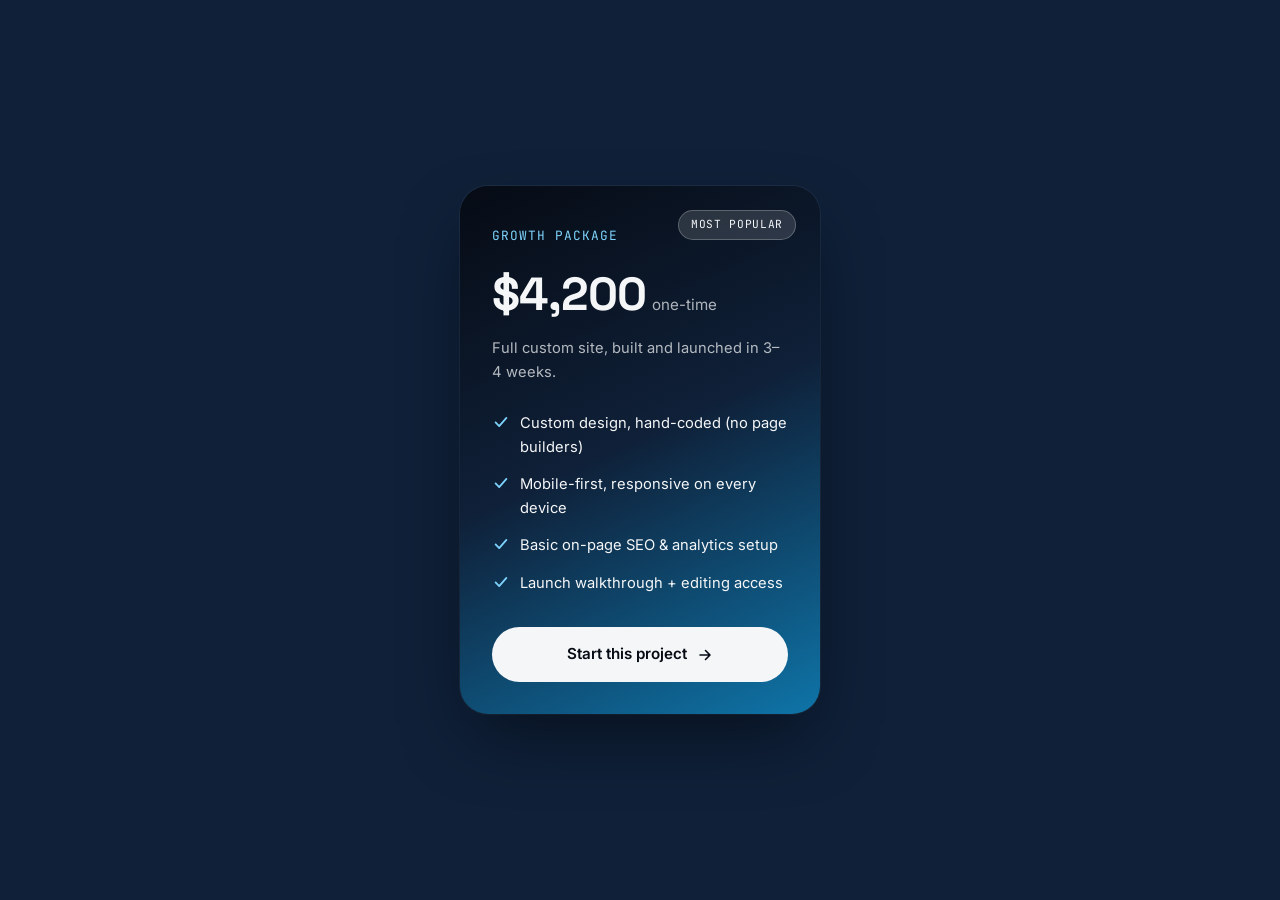
<file: pricing-card.html>
<!DOCTYPE html>
<html lang="en">
<head>
<meta charset="UTF-8">
<meta name="viewport" content="width=device-width, initial-scale=1.0">
<title>Pricing Card Preview — Zion Peak</title>
<link rel="preconnect" href="https://fonts.googleapis.com">
<link rel="preconnect" href="https://fonts.gstatic.com" crossorigin>
<link href="https://fonts.googleapis.com/css2?family=Space+Grotesk:wght@400;500;600;700&family=Inter:wght@400;500;600;700&family=JetBrains+Mono:wght@400;500&display=swap" rel="stylesheet">
<link rel="stylesheet" href="css/styles.css">
<style>
  body {
    min-height: 100vh;
    display: flex;
    align-items: center;
    justify-content: center;
    background: var(--bg-alt);
    padding: 40px 20px;
  }
</style>
</head>
<body>

<article class="pricing-card">
  <span class="pricing-card-badge">Most popular</span>
  <p class="pricing-card-plan">Growth package</p>
  <div class="pricing-card-price">
    <span class="pricing-card-amount">$4,200</span>
    <span class="pricing-card-period">one-time</span>
  </div>
  <p class="pricing-card-desc">Full custom site, built and launched in 3–4 weeks.</p>

  <ul class="pricing-card-features">
    <li class="pricing-card-feature">
      <svg viewBox="0 0 20 20" fill="none" aria-hidden="true"><path d="M4 10.5l4 4 8-9" stroke="currentColor" stroke-width="2" stroke-linecap="round" stroke-linejoin="round"/></svg>
      Custom design, hand-coded (no page builders)
    </li>
    <li class="pricing-card-feature">
      <svg viewBox="0 0 20 20" fill="none" aria-hidden="true"><path d="M4 10.5l4 4 8-9" stroke="currentColor" stroke-width="2" stroke-linecap="round" stroke-linejoin="round"/></svg>
      Mobile-first, responsive on every device
    </li>
    <li class="pricing-card-feature">
      <svg viewBox="0 0 20 20" fill="none" aria-hidden="true"><path d="M4 10.5l4 4 8-9" stroke="currentColor" stroke-width="2" stroke-linecap="round" stroke-linejoin="round"/></svg>
      Basic on-page SEO &amp; analytics setup
    </li>
    <li class="pricing-card-feature">
      <svg viewBox="0 0 20 20" fill="none" aria-hidden="true"><path d="M4 10.5l4 4 8-9" stroke="currentColor" stroke-width="2" stroke-linecap="round" stroke-linejoin="round"/></svg>
      Launch walkthrough + editing access
    </li>
  </ul>

  <a href="#contact" class="pricing-card-cta">
    Start this project
    <svg width="16" height="16" viewBox="0 0 16 16" fill="none" aria-hidden="true"><path d="M3 8H13M13 8L8.5 3.5M13 8L8.5 12.5" stroke="currentColor" stroke-width="1.6" stroke-linecap="round" stroke-linejoin="round"/></svg>
  </a>
</article>

</body>
</html>
</file>
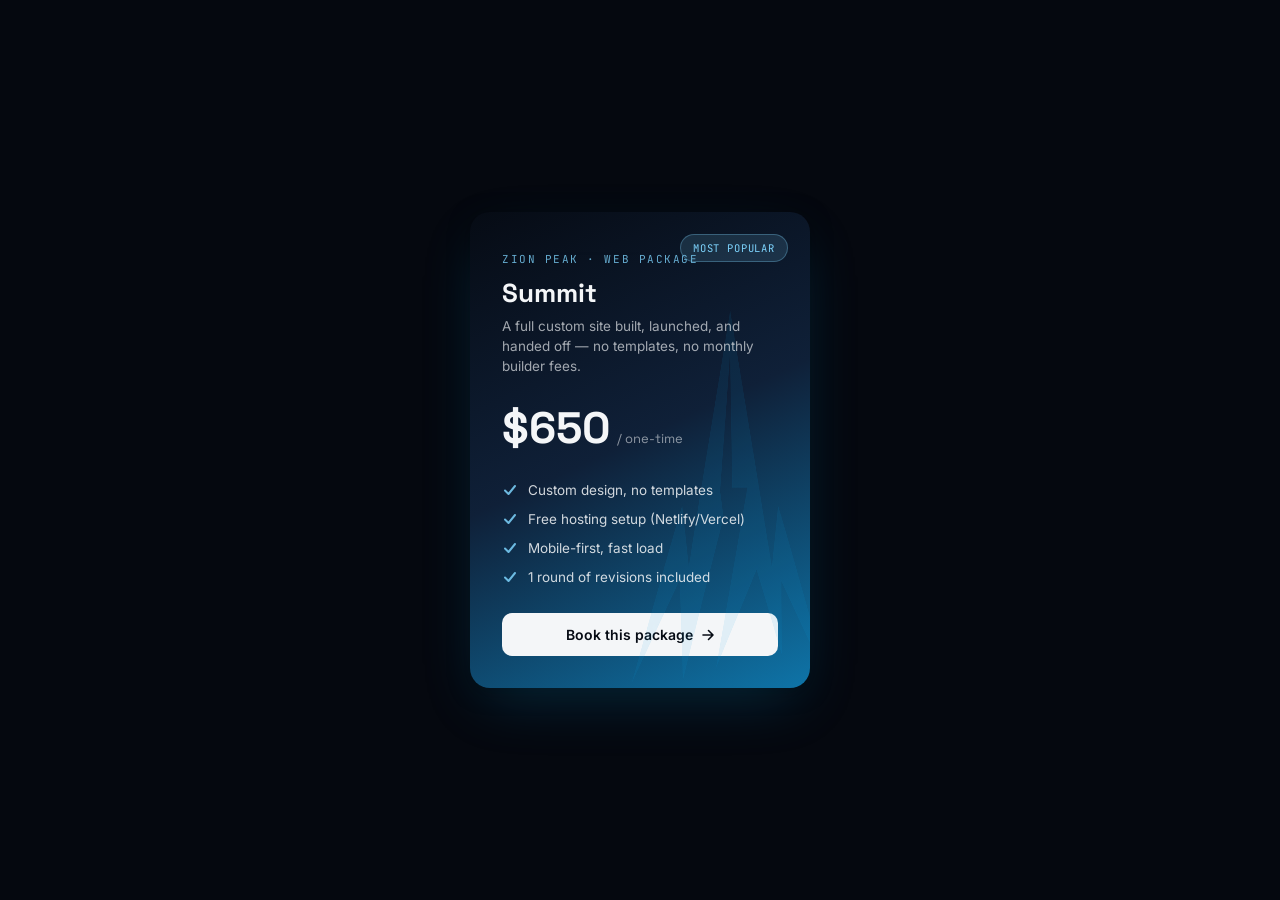
<file: zion_peak_pricing_card.html>
<!DOCTYPE html>
<html lang="en">
<head>
<meta charset="UTF-8">
<meta name="viewport" content="width=device-width, initial-scale=1.0">
<title>Zion Peak — Summit Package</title>
<style>
@import url('https://fonts.googleapis.com/css2?family=Space+Grotesk:wght@500;700&family=Inter:wght@400;500;600&family=JetBrains+Mono:wght@500&display=swap');

* { margin:0; padding:0; box-sizing:border-box; }
body {
  min-height:100vh;
  display:flex;
  align-items:center;
  justify-content:center;
  background:#05080f;
  font-family:'Inter', sans-serif;
}

.zp-card {
  --bg-deep: #060B14;
  --bg-alt: #0F2038;
  --blue: #0EA5E9;
  --blue-light: #7DD3FC;
  --cream: #F4F6F8;
  position: relative;
  width: 340px;
  border-radius: 20px;
  padding: 40px 32px 32px;
  background: linear-gradient(155deg, var(--bg-deep) 0%, var(--bg-alt) 48%, var(--blue) 130%);
  box-shadow: 0 20px 60px -15px rgba(14,165,233,0.25), 0 4px 20px rgba(0,0,0,0.5);
  overflow: hidden;
  transition: transform .35s ease, box-shadow .35s ease;
  color: var(--cream);
}
.zp-card:hover {
  transform: translateY(-8px);
  box-shadow: 0 30px 70px -12px rgba(14,165,233,0.4), 0 10px 30px rgba(0,0,0,0.6);
}
.zp-mountain {
  position: absolute;
  bottom: -10px;
  right: -20px;
  width: 200px;
  opacity: 0.10;
  pointer-events: none;
}
.zp-badge {
  position: absolute;
  top: 22px;
  right: 22px;
  font-family: 'JetBrains Mono', monospace;
  font-size: 10.5px;
  letter-spacing: 0.08em;
  padding: 6px 12px;
  border-radius: 999px;
  background: rgba(125,211,252,0.14);
  border: 1px solid rgba(125,211,252,0.3);
  color: var(--blue-light);
}
.zp-eyebrow {
  font-family: 'JetBrains Mono', monospace;
  font-size: 11px;
  letter-spacing: 0.14em;
  color: var(--blue-light);
  opacity: 0.8;
  text-transform: uppercase;
  margin-bottom: 10px;
}
.zp-title {
  font-family: 'Space Grotesk', sans-serif;
  font-weight: 700;
  font-size: 26px;
  margin-bottom: 6px;
  color: var(--cream);
}
.zp-desc {
  font-size: 13.5px;
  color: var(--cream);
  opacity: 0.65;
  line-height: 1.5;
  margin-bottom: 24px;
}
.zp-price {
  display: flex;
  align-items: baseline;
  gap: 6px;
  margin-bottom: 26px;
  font-family: 'Space Grotesk', sans-serif;
}
.zp-price .amount { font-size: 44px; font-weight: 700; color: var(--cream); }
.zp-price .period { font-size: 13px; color: var(--cream); opacity: 0.55; }

.zp-features { list-style: none; padding: 0; margin: 0 0 28px; display: flex; flex-direction: column; gap: 13px; }
.zp-features li { display: flex; align-items: center; gap: 10px; font-size: 13.5px; color: var(--cream); opacity: 0.85; }
.zp-features svg { flex-shrink: 0; }

.zp-cta {
  width: 100%;
  padding: 13px 0;
  border-radius: 10px;
  border: none;
  background: var(--cream);
  color: var(--bg-deep);
  font-family: 'Inter', sans-serif;
  font-weight: 600;
  font-size: 14px;
  cursor: pointer;
  display: flex;
  align-items: center;
  justify-content: center;
  gap: 8px;
  transition: transform .2s ease, gap .2s ease;
}
.zp-card:hover .zp-cta { gap: 12px; }
.zp-cta:active { transform: scale(0.97); }
</style>
</head>
<body>

<div class="zp-card">
  <img class="zp-mountain" src="public/mark-blue.png" alt="" aria-hidden="true" width="565" height="398">
  <div class="zp-badge">MOST POPULAR</div>
  <div class="zp-eyebrow">Zion Peak · Web Package</div>
  <div class="zp-title">Summit</div>
  <div class="zp-desc">A full custom site built, launched, and handed off — no templates, no monthly builder fees.</div>
  <div class="zp-price"><span class="amount">$650</span><span class="period">/ one-time</span></div>
  <ul class="zp-features">
    <li><svg width="16" height="16" viewBox="0 0 16 16" fill="none"><path d="M3 8.5L6.5 12L13 4" stroke="#7DD3FC" stroke-width="2" stroke-linecap="round" stroke-linejoin="round"/></svg>Custom design, no templates</li>
    <li><svg width="16" height="16" viewBox="0 0 16 16" fill="none"><path d="M3 8.5L6.5 12L13 4" stroke="#7DD3FC" stroke-width="2" stroke-linecap="round" stroke-linejoin="round"/></svg>Free hosting setup (Netlify/Vercel)</li>
    <li><svg width="16" height="16" viewBox="0 0 16 16" fill="none"><path d="M3 8.5L6.5 12L13 4" stroke="#7DD3FC" stroke-width="2" stroke-linecap="round" stroke-linejoin="round"/></svg>Mobile-first, fast load</li>
    <li><svg width="16" height="16" viewBox="0 0 16 16" fill="none"><path d="M3 8.5L6.5 12L13 4" stroke="#7DD3FC" stroke-width="2" stroke-linecap="round" stroke-linejoin="round"/></svg>1 round of revisions included</li>
  </ul>
  <button class="zp-cta">Book this package
    <svg width="14" height="14" viewBox="0 0 14 14" fill="none"><path d="M2 7H12M12 7L7.5 2.5M12 7L7.5 11.5" stroke="currentColor" stroke-width="1.6" stroke-linecap="round" stroke-linejoin="round"/></svg>
  </button>
</div>

</body>
</html>
</file>
<file: css/styles.css>
/* ============================================================
   Zion Peak — Design Tokens
   ============================================================ */
:root {
  /* Core palette: deep navy + electric blue, matching the Zion Peak mark */
  --bg-deep: #060B14;
  --bg-alt: #0F2038;
  --surface: #14284A;
  --cream: #F4F6F8;
  --muted: rgba(244, 246, 248, 0.65);

  --blue: #0EA5E9;
  --blue-light: #7DD3FC;
  --blue-dim: #0B6FA0;

  --border: rgba(244, 246, 248, 0.12);
  --border-strong: rgba(244, 246, 248, 0.24);

  /* Summit Journey — light progression from the dark hero to the bright summit (contact) */
  --tone-dawn:    #060b14;
  --tone-vision:  #0c1e34;
  --tone-midday:  #163a5c;
  --tone-pivot:   #1f4f78;
  --tone-growth:  #2d6f96;
  --tone-clarity: #3f7fa0;
  --tone-summit:  #cfe8f7;

  --font-display: 'Space Grotesk', sans-serif;
  --font-body: 'Inter', sans-serif;
  --font-mono: 'JetBrains Mono', monospace;

  --radius-sm: 8px;
  --radius-md: 16px;
  --radius-lg: 28px;

  --shadow-sm: 0 2px 10px rgba(0, 0, 0, 0.45);
  --shadow-md: 0 18px 44px -14px rgba(3, 6, 12, 0.55), 0 0 0 1px rgba(244, 246, 248, 0.05);
  --shadow-lg: 0 30px 70px -18px rgba(3, 6, 12, 0.65), 0 0 0 1px rgba(244, 246, 248, 0.06);
  --shadow-hover: 0 20px 50px -14px rgba(14, 165, 233, 0.32), 0 0 0 1px rgba(125, 211, 252, 0.1);

  --ease-out: cubic-bezier(.16,.84,.44,1);
  --dur-fast: 180ms;
  --dur-med: 320ms;

  --container: 1180px;
}

@media (prefers-reduced-motion: reduce) {
  *, *::before, *::after {
    animation-duration: 0.001ms !important;
    animation-iteration-count: 1 !important;
    transition-duration: 0.001ms !important;
    scroll-behavior: auto !important;
  }
}

/* ============================================================
   Reset & base
   ============================================================ */
*, *::before, *::after { box-sizing: border-box; }
body {
  margin: 0;
  background: var(--bg-deep);
  color: var(--cream);
  font-family: var(--font-body);
  font-size: 16px;
  line-height: 1.6;
  -webkit-font-smoothing: antialiased;
  overflow-x: hidden;
}
img, svg { display: block; max-width: 100%; }
a { color: inherit; text-decoration: none; }
ul, ol { margin: 0; padding: 0; list-style: none; }
button { font: inherit; color: inherit; background: none; border: none; cursor: pointer; }
h1, h2, h3, h4 { font-family: var(--font-display); font-weight: 500; margin: 0; line-height: 1.15; }
p { margin: 0; }
input, select, textarea { font: inherit; color: inherit; }

.container {
  max-width: var(--container);
  margin: 0 auto;
  padding: 0 28px;
}
.container-narrow { max-width: 760px; }

/* Summit Journey — shared scroll-lit backdrop (JS-driven; sections carry their own
   static gradient fallback below for no-JS / reduced-motion). */
.journey-backdrop {
  position: fixed;
  inset: 0;
  z-index: -1;
  background-color: var(--tone-vision);
  pointer-events: none;
}

/* Act II — The Climb: mountains rising behind Meaning/Founder + Process,
   growth/visibility driven by scroll (see setupClimbMountains in motion.js).
   Sits just above the journey-backdrop, still behind normal page content. */
.climb-mountains {
  position: fixed;
  bottom: 0;
  left: 0;
  width: 100%;
  height: 42vh;
  z-index: -1;
  opacity: 0;
  pointer-events: none;
  transform-origin: bottom center;
  will-change: transform, opacity;
}
.climb-peaks { position: absolute; bottom: 0; left: 0; width: 100%; height: 100%; }
.climb-peak-back  { fill: rgba(125, 196, 240, 0.14); }
.climb-peak-mid   { fill: rgba(20, 40, 74, 0.55); }
.climb-peak-front { fill: #060b14; }
.climb-fog {
  position: absolute;
  left: -12%;
  width: 124%;
  height: 70px;
  border-radius: 50%;
  filter: blur(26px);
  background: linear-gradient(90deg, transparent, rgba(214, 232, 247, 0.18), transparent);
  pointer-events: none;
}
.climb-fog-1 { bottom: 30%; }
.climb-fog-2 { bottom: 12%; }

/* Second eagle pass, reusing the hero eagle's look, fixed for the Process moment */
#processEagle {
  position: fixed;
  top: 22%;
  left: 0;
  z-index: -1;
}

/* Final eagle pass — lands and settles in the bright Contact sky, so it needs a
   darker silhouette fill to read against light tones instead of dark ones. */
#contactEagle {
  top: 8%;
  right: 22%;
  left: auto;
  fill: rgba(6, 11, 20, 0.4);
}

.skip-link {
  position: absolute; left: -9999px; top: 0;
  background: var(--blue); color: var(--bg-deep);
  padding: 12px 20px; z-index: 200; border-radius: 0 0 8px 0;
}
.skip-link:focus { left: 0; }

:focus-visible {
  outline: 2px solid var(--blue);
  outline-offset: 3px;
  border-radius: 4px;
}

/* ============================================================
   Custom cursor (fine-pointer + motion-allowed only; JS-injected)
   ============================================================ */
.custom-cursor-on, .custom-cursor-on a, .custom-cursor-on button, .custom-cursor-on input,
.custom-cursor-on select, .custom-cursor-on textarea, .custom-cursor-on label {
  cursor: none;
}
.custom-cursor {
  position: fixed;
  top: 0; left: 0;
  width: 8px; height: 8px;
  margin: -4px 0 0 -4px;
  border-radius: 50%;
  background: var(--blue-light);
  box-shadow: 0 0 0 1px rgba(6, 11, 20, 0.3);
  pointer-events: none;
  z-index: 9999;
  opacity: 0;
  transition: opacity 200ms var(--ease-out), width 220ms var(--ease-out), height 220ms var(--ease-out),
    margin 220ms var(--ease-out), background-color 220ms var(--ease-out), border-color 220ms var(--ease-out);
  will-change: transform;
}
.custom-cursor.is-active { opacity: 1; }
.custom-cursor.is-hover {
  width: 30px; height: 30px;
  margin: -15px 0 0 -15px;
  background: transparent;
  border: 1.5px solid var(--blue-light);
  box-shadow: none;
}

/* ============================================================
   Reveal-on-scroll utility
   ============================================================ */
.reveal {
  opacity: 0;
  transform: translateY(16px);
  transition: opacity 700ms var(--ease-out), transform 700ms var(--ease-out);
  transition-delay: calc(var(--d, 0) * 90ms);
}
.reveal.is-visible { opacity: 1; transform: translateY(0); }

/* ============================================================
   Buttons
   ============================================================ */
.btn {
  display: inline-flex;
  align-items: center;
  gap: 10px;
  padding: 15px 26px;
  border-radius: 999px;
  font-weight: 600;
  font-size: 0.95rem;
  cursor: pointer;
  transition: transform var(--dur-fast) var(--ease-out), box-shadow var(--dur-fast) var(--ease-out), background var(--dur-fast) var(--ease-out);
  white-space: nowrap;
}
.btn svg { transition: transform var(--dur-fast) var(--ease-out); }
.btn:hover svg { transform: translateX(3px); }
.btn:active { transform: scale(0.97); }

.btn-primary {
  background: var(--blue);
  color: var(--bg-deep);
  box-shadow: 0 8px 24px -8px rgba(14, 165, 233, 0.5);
}
.btn-primary:hover {
  background: var(--blue-light);
  box-shadow: 0 12px 32px -6px rgba(14, 165, 233, 0.55), 0 24px 46px -10px rgba(14, 165, 233, 0.35);
  transform: translateY(-4px);
}

.btn-ghost {
  background: transparent;
  color: var(--cream);
  border: 1.5px solid rgba(244, 246, 248, 0.35);
}
.btn-ghost:hover {
  border-color: var(--blue-light);
  color: var(--blue-light);
  box-shadow: 0 18px 38px -14px rgba(14, 165, 233, 0.4);
  transform: translateY(-4px);
}

.btn-block { width: 100%; justify-content: center; }

/* Contact form success state: checkmark draw-in + one-shot ripple */
#submitBtn { position: relative; }
#submitBtn .btn-check { display: none; }
#submitBtn.is-success .btn-check { display: inline-block; }
#submitBtn.is-success .btn-arrow { display: none; }
.btn-success-ripple {
  position: absolute;
  width: 38px;
  height: 38px;
  border-radius: 50%;
  border: 2px solid rgba(230, 244, 252, 0.85);
  opacity: 0;
  pointer-events: none;
}

/* ============================================================
   Header
   ============================================================ */
.site-header {
  position: fixed;
  top: 0; left: 0; right: 0;
  z-index: 100;
  background: rgba(6, 11, 20, 0.55);
  backdrop-filter: blur(14px) saturate(1.2);
  -webkit-backdrop-filter: blur(14px) saturate(1.2);
  border-bottom: 1px solid transparent;
  transition: border-color var(--dur-med), box-shadow var(--dur-med), background var(--dur-med);
}
.site-header.scrolled {
  border-color: var(--border);
  box-shadow: var(--shadow-sm);
  background: rgba(6, 11, 20, 0.88);
}
.header-inner {
  display: flex;
  align-items: center;
  justify-content: space-between;
  height: 76px;
}
.logo {
  display: flex; align-items: center; gap: 12px;
  color: var(--cream);
}
.logo-mark {
  height: 30px;
  width: auto;
  flex-shrink: 0;
  transition: transform var(--dur-fast) var(--ease-out), filter var(--dur-fast) var(--ease-out);
}
.site-header .logo:hover .logo-mark {
  transform: translateY(-1.5px);
  filter: drop-shadow(0 0 6px rgba(14, 165, 233, 0.55));
}
.logo-word {
  font-family: var(--font-display);
  font-weight: 700;
  font-size: 1.15rem;
  letter-spacing: 0.02em;
  line-height: 1;
  white-space: nowrap;
}
.logo-word-accent { color: var(--blue); }

.main-nav { display: flex; align-items: center; gap: 34px; }
.main-nav a {
  font-size: 0.94rem;
  font-weight: 500;
  color: var(--cream);
  position: relative;
  padding: 6px 0;
  transition: color var(--dur-fast);
}
.main-nav a:not(.nav-cta)::after {
  content: '';
  position: absolute; left: 0; bottom: 0;
  width: 0; height: 2px;
  background: var(--blue);
  transition: width var(--dur-med) var(--ease-out);
}
.main-nav a:not(.nav-cta):hover::after { width: 100%; }
.main-nav a:not(.nav-cta):hover { color: var(--blue); }

.nav-cta {
  background: var(--blue);
  color: var(--bg-deep) !important;
  padding: 11px 20px;
  border-radius: 999px;
  transition: background var(--dur-fast), transform var(--dur-fast), box-shadow var(--dur-fast);
}
.nav-cta:hover {
  background: var(--blue-light);
  box-shadow: 0 14px 30px -10px rgba(14, 165, 233, 0.5);
  transform: translateY(-4px);
}

.nav-toggle {
  display: none;
  flex-direction: column;
  gap: 5px;
  width: 34px; height: 34px;
  align-items: center;
  justify-content: center;
}
.nav-toggle span {
  width: 22px; height: 2px;
  background: var(--cream);
  border-radius: 2px;
  transition: transform var(--dur-med) var(--ease-out), opacity var(--dur-fast);
}
.nav-toggle[aria-expanded="true"] span:nth-child(1) { transform: translateY(7px) rotate(45deg); }
.nav-toggle[aria-expanded="true"] span:nth-child(2) { opacity: 0; }
.nav-toggle[aria-expanded="true"] span:nth-child(3) { transform: translateY(-7px) rotate(-45deg); }

/* ============================================================
   Eyebrow / section head
   ============================================================ */
.eyebrow {
  display: inline-flex; align-items: center; gap: 8px;
  font-family: var(--font-mono);
  font-size: 0.78rem;
  letter-spacing: 0.08em;
  text-transform: uppercase;
  color: var(--blue);
  font-weight: 500;
  margin-bottom: 14px;
}
.eyebrow-light { color: var(--blue-light); }
.eyebrow-dot {
  width: 7px; height: 7px; border-radius: 50%;
  background: currentColor;
  box-shadow: 0 0 0 4px color-mix(in srgb, currentColor 20%, transparent);
}

.section-head { max-width: 640px; margin: 0 auto 56px; text-align: center; }
.section-head h2 { font-size: clamp(2rem, 3.6vw, 2.9rem); font-weight: 700; letter-spacing: -0.01em; }
.section-lead { margin-top: 16px; font-size: 1.08rem; color: var(--muted); }
.section-lead-light { color: rgba(244, 246, 248, 0.72); }

section { padding: 120px 0; position: relative; }

/* ============================================================
   Hero
   ============================================================ */
.hero {
  position: relative;
  min-height: 100vh;
  display: flex;
  flex-direction: column;
  justify-content: center;
  padding: 160px 0 80px;
  background: linear-gradient(180deg, #04070d 0%, var(--bg-deep) 42%, var(--bg-alt) 100%);
  color: var(--cream);
  overflow: hidden;
}

.hero-bg { position: absolute; inset: 0; z-index: 0; }
.hero-sky {
  position: absolute; inset: 0;
  background: radial-gradient(120% 90% at 50% 0%, rgba(15,32,56,0.6), transparent 62%);
}
.hero-grid {
  position: absolute; inset: 0;
  background-image:
    linear-gradient(rgba(244,246,248,0.05) 1px, transparent 1px),
    linear-gradient(90deg, rgba(244,246,248,0.05) 1px, transparent 1px);
  background-size: 64px 64px;
  mask-image: radial-gradient(ellipse 80% 60% at 50% 30%, black 40%, transparent 90%);
}
.hero-glow {
  position: absolute;
  border-radius: 50%;
  filter: blur(90px);
  opacity: 0.55;
  animation: drift 16s ease-in-out infinite alternate;
}
.glow-1 {
  width: 480px; height: 480px;
  background: var(--blue);
  top: -120px; right: -80px;
  opacity: 0.32;
}
.glow-2 {
  width: 420px; height: 420px;
  background: var(--blue-dim);
  bottom: -140px; left: -100px;
  opacity: 0.28;
  animation-delay: -6s;
}
@keyframes drift {
  from { transform: translate(0, 0) scale(1); }
  to { transform: translate(40px, 30px) scale(1.12); }
}

/* Pre-dawn moon — faint, fixed (not mouse-reactive; distant and still) */
.hero-moon {
  position: absolute;
  top: 14%;
  right: 20%;
  width: 46px;
  height: 46px;
  border-radius: 48% 52% 51% 49% / 53% 47% 52% 48%;
  background:
    radial-gradient(circle 8px at 30% 63%, rgba(163, 143, 103, 0.24), transparent 100%),
    radial-gradient(circle 5px at 67% 31%, rgba(163, 143, 103, 0.2), transparent 100%),
    radial-gradient(circle 11px at 61% 66%, rgba(163, 143, 103, 0.13), transparent 100%),
    radial-gradient(circle 4px at 45% 22%, rgba(163, 143, 103, 0.16), transparent 100%),
    radial-gradient(circle at 40% 38%, #f7f0da 0%, #ece0bf 42%, rgba(236, 224, 191, 0.4) 65%, rgba(236, 224, 191, 0) 80%);
  box-shadow:
    0 0 10px 3px rgba(250, 240, 210, 0.4),
    0 0 46px 16px rgba(250, 240, 210, 0.15);
}
.hero-moon::before {
  content: '';
  position: absolute;
  top: 50%;
  left: 50%;
  width: 280px;
  height: 280px;
  margin: -140px 0 0 -140px;
  border-radius: 50%;
  background: radial-gradient(circle, rgba(255, 246, 224, 0.14) 0%, rgba(255, 246, 224, 0.05) 45%, transparent 74%);
  pointer-events: none;
}

/* Soft light source — ambient CSS drift on the wrapper, pointer-follow (JS) on the core */
.hero-light {
  position: absolute;
  top: 4%; left: 50%;
  width: 640px; height: 640px;
  margin-left: -320px;
  pointer-events: none;
  will-change: transform;
  animation: lightDrift 18s ease-in-out infinite alternate;
}
.hero-light-core {
  width: 100%; height: 100%;
  border-radius: 50%;
  background: radial-gradient(circle, rgba(125,211,252,0.14) 0%, rgba(14,165,233,0.07) 42%, transparent 72%);
  filter: blur(20px);
  will-change: transform;
}
@keyframes lightDrift {
  from { transform: translate(-16px, -8px) scale(1); }
  to   { transform: translate(16px, 10px) scale(1.06); }
}

/* Drifting fog/cloud bands between mountain layers */
.hero-fog {
  position: absolute;
  left: -12%;
  width: 124%;
  border-radius: 50%;
  filter: blur(28px);
  background: linear-gradient(90deg, transparent, rgba(125,211,252,0.16), transparent);
  pointer-events: none;
  will-change: transform;
}
.fog-1 { top: 52%; height: 55px; opacity: 0.14; animation: fogDrift 46s linear infinite; }
.fog-2 { top: 64%; height: 75px; opacity: 0.22; animation: fogDrift 32s linear infinite reverse; }
.fog-3 { top: 76%; height: 95px; opacity: 0.26; animation: fogDrift 26s linear infinite; }
@keyframes fogDrift {
  from { transform: translateX(-8%); }
  to   { transform: translateX(8%); }
}

/* Eagle — single silent glide across the sky, GSAP-driven (see motion.js) */
.hero-eagle {
  position: absolute;
  top: 24%;
  left: 0;
  width: 64px;
  height: auto;
  opacity: 0;
  fill: rgba(214, 230, 245, 0.4);
  will-change: transform, opacity;
  pointer-events: none;
}

/* Fine drifting particles — mist/dust catching faint light */
.hero-particles { position: absolute; inset: 0; overflow: hidden; pointer-events: none; }
.particle {
  position: absolute;
  left: var(--x);
  bottom: -4%;
  width: var(--size);
  height: var(--size);
  border-radius: 50%;
  background: rgba(226, 238, 250, 0.55);
  opacity: 0;
  animation: particleRise var(--dur) linear infinite;
  animation-delay: var(--delay);
}
@keyframes particleRise {
  0%   { transform: translate(0, 0); opacity: 0; }
  12%  { opacity: 0.45; }
  85%  { opacity: 0.25; }
  100% { transform: translate(var(--drift), -110vh); opacity: 0; }
}

/* Intro: soft localized glow bloom behind the centered logo (not a full flash) */
.intro-glow {
  position: fixed;
  left: 50%;
  top: 42%;
  width: 70vmin;
  height: 70vmin;
  border-radius: 50%;
  background: radial-gradient(circle, rgba(157, 214, 247, 0.32) 0%, rgba(56, 132, 255, 0.12) 40%, transparent 70%);
  opacity: 0;
  pointer-events: none;
  z-index: 140;
}

/* Intro: the traveling logo clone (large center -> header slot) */
.logo-mark-intro {
  pointer-events: none;
  filter: drop-shadow(0 0 18px rgba(157, 214, 247, 0.45));
}

/* WebGL ridge: fills the lower hero; SVG peaks stay as the no-WebGL fallback */
.hero-terrain {
  position: absolute;
  inset: 0;
  pointer-events: none;
}
.hero-terrain canvas { display: block; width: 100%; height: 100%; }
.hero-terrain.terrain-image {
  background-image: url('../assets/images/hero-mountain-v2.jpg');
  background-size: cover;
  background-position: 62% bottom;
}
@media (max-width: 760px) {
  .hero-terrain.terrain-image {
    background-image: url('../assets/images/hero-mountain-mobile-v2.jpg');
    background-position: center bottom;
  }
}
/* Desktop: moon sits on the artwork's baked-in glow, just left of the summit */
@media (min-width: 761px) {
  .hero-moon {
    top: 17%;
    left: 56%;
    right: auto;
  }
}

/* Desktop: hero text hugs the container's left edge (same as the nav logo)
   and lives in roughly the left 45%, keeping the summit clear */
@media (min-width: 761px) {
  .hero-inner { width: 100%; }
  .hero-title-slogan { font-size: clamp(2.6rem, 6.7vw, 8rem); }
  .hero-sub { max-width: 46ch; }
}
.hero.webgl-on .hero-peaks { display: none; }
.hero.webgl-on .hero-grid { display: none; }

.hero-peaks { position: absolute; bottom: 0; left: 0; width: 100%; height: 40%; }
.peak { opacity: 1; }
.peak-far   { fill: rgba(157,214,247,0.10); }
.peak-back  { fill: rgba(125,196,240,0.14); }
.peak-mid   { fill: rgba(20,40,74,0.6); }
.peak-front { fill: #060b14; }

.hero-inner { position: relative; z-index: 1; will-change: transform; }

.hero-title {
  font-size: clamp(2.05rem, 6.6vw, 5.4rem);
  font-weight: 700;
  letter-spacing: -0.02em;
  max-width: 16ch;
  text-shadow: 0 2px 34px rgba(6, 11, 20, 0.8);
}
.hero-title .line-mask { display: block; overflow: hidden; }
.hero-title .line { display: block; }
.hero-title-slogan {
  font-size: clamp(2.6rem, 9vw, 7.5rem);
  max-width: none;
}
.highlight {
  position: relative;
  color: var(--blue-light);
  white-space: nowrap;
}
.underline-swash {
  position: absolute;
  left: 0; right: 0; bottom: -0.12em;
  width: 100%; height: 0.3em;
  color: var(--cream);
  stroke: currentColor;
  fill: none;
  stroke-width: 3;
  stroke-linecap: round;
}

.hero-sub {
  text-shadow: 0 1px 18px rgba(6, 11, 20, 0.85);
  margin-top: 26px;
  max-width: 46ch;
  font-size: 1.15rem;
  color: rgba(244, 246, 248, 0.74);
}

.hero-actions { display: flex; gap: 16px; margin-top: 40px; flex-wrap: wrap; }

.hero-stats {
  display: flex;
  gap: 48px;
  margin-top: 76px;
  padding-top: 32px;
  border-top: 1px solid rgba(244, 246, 248, 0.15);
  max-width: 560px;
}
.stat { display: flex; flex-direction: column; }
.stat-num {
  font-family: var(--font-display);
  font-size: 2.1rem;
  font-weight: 700;
  color: var(--blue-light);
}
.stat-label {
  font-size: 0.82rem;
  color: rgba(244, 246, 248, 0.6);
  margin-top: 4px;
}

.scroll-path {
  position: absolute;
  bottom: 40px; left: 50%;
  transform: translateX(-50%);
  z-index: 1;
  display: flex; flex-direction: column; align-items: center; gap: 10px;
  color: rgba(244, 246, 248, 0.5);
  transition: color var(--dur-fast);
}
.scroll-path:hover { color: var(--blue-light); }
.scroll-path-track {
  position: relative;
  width: 1px; height: 46px;
  background: rgba(244, 246, 248, 0.18);
  overflow: hidden;
}
.scroll-path-dot {
  position: absolute;
  left: 50%; top: -8px;
  width: 5px; height: 5px;
  margin-left: -2.5px;
  border-radius: 50%;
  background: var(--blue-light);
  box-shadow: 0 0 8px 1px rgba(125, 211, 252, 0.6);
  animation: scrollTravel 2.4s ease-in-out infinite;
}
@keyframes scrollTravel {
  0%   { top: -8px; opacity: 0; }
  15%  { opacity: 1; }
  85%  { opacity: 1; }
  100% { top: 46px; opacity: 0; }
}
.scroll-path-label {
  font-family: var(--font-mono);
  font-size: 0.68rem;
  letter-spacing: 0.14em;
  text-transform: uppercase;
}

/* ============================================================
   Meaning & Purpose
   ============================================================ */
.meaning { background: linear-gradient(180deg, var(--tone-dawn), var(--tone-vision)); }
.meaning-grid {
  display: grid;
  grid-template-columns: 1fr 1fr;
  gap: 72px;
}
.meaning-col h2 {
  font-size: clamp(1.6rem, 2.6vw, 2.15rem);
  letter-spacing: -0.01em;
  margin: 14px 0 20px;
}
.cross-icon { width: 13px; height: 13px; }
.meaning-copy {
  color: var(--muted);
  font-size: 1rem;
  line-height: 1.75;
}
.meaning-copy + .meaning-copy { margin-top: 16px; }
.meaning-tagline {
  margin-top: 20px;
  font-family: var(--font-mono);
  font-size: 0.8rem;
  letter-spacing: 0.05em;
  color: var(--blue-light);
}
.meaning-verse {
  margin: 24px 0 0;
  padding-left: 18px;
  border-left: 2px solid var(--blue);
  font-size: 0.98rem;
  line-height: 1.6;
  color: var(--cream);
}
.meaning-verse cite {
  display: block;
  margin-top: 8px;
  font-family: var(--font-mono);
  font-style: normal;
  font-size: 0.78rem;
  color: var(--muted);
}

/* ============================================================
   Process
   ============================================================ */
.process { background: linear-gradient(180deg, var(--tone-vision), var(--tone-midday)); }
.steps {
  display: grid;
  grid-template-columns: repeat(4, 1fr);
  gap: 28px;
  counter-reset: step;
  position: relative;
}
.steps::before {
  content: '';
  position: absolute;
  top: 46px; left: 6%; right: 6%;
  height: 1px;
  background: repeating-linear-gradient(90deg, var(--border) 0 10px, transparent 10px 18px);
}
.step {
  background: var(--surface);
  border: 1px solid var(--border);
  border-radius: var(--radius-md);
  padding: 30px 24px 28px;
  position: relative;
  transition: transform var(--dur-med) var(--ease-out), box-shadow var(--dur-med) var(--ease-out), border-color var(--dur-med);
}
.step:hover {
  transform: translateY(-8px);
  box-shadow: var(--shadow-hover);
  border-color: var(--blue);
}
.step-index {
  font-family: var(--font-mono);
  font-size: 0.8rem;
  color: var(--muted);
  margin-bottom: 18px;
}
.step-icon {
  width: 46px; height: 46px;
  border-radius: 12px;
  background: var(--bg-alt);
  color: var(--blue);
  display: flex; align-items: center; justify-content: center;
  margin-bottom: 18px;
  transition: background var(--dur-fast), color var(--dur-fast), transform var(--dur-fast);
}
.step-icon svg { width: 24px; height: 24px; }
.step:hover .step-icon { background: var(--blue); color: var(--bg-deep); transform: rotate(-6deg) scale(1.06); }
.step h3 { font-size: 1.25rem; margin-bottom: 10px; }
.step p { color: var(--muted); font-size: 0.95rem; }

/* ============================================================
   Pivot statement — the emotional turning point of the journey
   ============================================================ */
.pivot {
  background: linear-gradient(180deg, var(--tone-midday), var(--tone-pivot));
  display: flex;
  align-items: center;
  justify-content: center;
  min-height: 56vh;
  text-align: center;
}
.pivot-title {
  font-family: var(--font-display);
  font-weight: 700;
  letter-spacing: -0.01em;
  text-transform: uppercase;
  line-height: 1.15;
  font-size: clamp(2.4rem, 7vw, 5.5rem);
}
.pivot-title .line-mask { display: block; overflow: hidden; }
.pivot-title .line { display: block; }

/* ============================================================
   Work / Project cards
   ============================================================ */
.work { background: linear-gradient(180deg, var(--tone-pivot), var(--tone-growth)); padding-bottom: 0; }

.project-card {
  background: var(--surface);
  border-radius: var(--radius-lg);
  overflow: hidden;
  border: 1px solid var(--border);
  transition: box-shadow var(--dur-med) var(--ease-out), border-color var(--dur-med) var(--ease-out);
}
.project-card:hover {
  box-shadow: var(--shadow-hover);
  border-color: var(--border-strong);
}
.tilt-card { perspective: 1200px; will-change: transform; }

.mock { position: relative; background: #0d0d0d; overflow: hidden; }
.mock::after {
  content: '';
  position: absolute;
  top: 0;
  left: -60%;
  width: 35%;
  height: 100%;
  background: linear-gradient(75deg, transparent, rgba(255, 255, 255, 0.14), transparent);
  transform: skewX(-20deg);
  pointer-events: none;
  opacity: 0;
  z-index: 2;
}
.project-card:hover .mock::after {
  animation: mockSheen 1.15s ease-out;
}
@keyframes mockSheen {
  0%   { left: -60%; opacity: 0; }
  12%  { opacity: 0.9; }
  100% { left: 130%; opacity: 0; }
}
.mock img {
  display: block;
  width: 100%;
  aspect-ratio: 1.75;
  object-fit: cover;
  object-position: top center;
  transition: transform 600ms var(--ease-out);
  transform-origin: center;
}
.project-card:hover .mock img { transform: scale(1.04); }

/* Portfolio grid: two columns of real-project cards. Each card is one link. */
.work-grid {
  display: grid;
  grid-template-columns: 1fr 1fr;
  gap: 28px;
  padding: 40px 0 120px;
}

a.project-card { display: block; color: inherit; }
.project-card:focus-visible {
  outline: 2px solid var(--blue-light);
  outline-offset: 4px;
}

.project-info { padding: 24px 26px 26px; }
.project-head {
  display: flex;
  align-items: center;
  justify-content: space-between;
  gap: 12px;
  margin-bottom: 10px;
}
.project-head h3 { font-size: 1.3rem; }
.project-live {
  display: inline-flex; align-items: center; gap: 5px;
  flex-shrink: 0;
  font-family: var(--font-mono);
  font-size: 0.62rem;
  letter-spacing: 0.04em;
  text-transform: uppercase;
  color: var(--blue-light);
  background: rgba(14, 165, 233, 0.14);
  border: 1px solid rgba(14, 165, 233, 0.35);
  padding: 3px 9px;
  border-radius: 999px;
}
.project-live-dot {
  width: 6px; height: 6px; border-radius: 50%;
  background: var(--blue-light);
  box-shadow: 0 0 0 3px rgba(125, 211, 252, 0.25);
}
.project-info p { color: var(--muted); font-size: 0.95rem; margin-bottom: 16px; }
.tag-list { display: flex; flex-wrap: wrap; gap: 8px; }
.tag-list li {
  font-family: var(--font-mono);
  font-size: 0.72rem;
  padding: 5px 11px;
  border-radius: 999px;
  background: var(--bg-alt);
  color: var(--blue);
  border: 1px solid var(--border);
}

.project-foot {
  display: flex;
  flex-wrap: wrap;
  align-items: center;
  justify-content: space-between;
  gap: 8px 12px;
  margin-top: 18px;
}
.project-foot .project-link { white-space: nowrap; }
.project-domain {
  font-family: var(--font-mono);
  font-size: 0.72rem;
  color: rgba(244, 246, 248, 0.45);
}
.project-link {
  display: inline-flex; align-items: center; gap: 6px;
  font-size: 0.88rem;
  font-weight: 600;
  color: var(--blue);
  transition: color var(--dur-fast), gap var(--dur-fast) var(--ease-out);
}
.project-link svg { transition: transform var(--dur-fast) var(--ease-out); }
.project-card:hover .project-link { color: var(--blue-light); gap: 9px; }
.project-card:hover .project-link svg { transform: translate(1px, -1px); }

/* ============================================================
   FAQ
   ============================================================ */
.faq { background: linear-gradient(180deg, var(--tone-growth), var(--tone-clarity)); }
.accordion-item {
  border-bottom: 1px solid var(--border);
  transition: background var(--dur-med) var(--ease-out);
}
.accordion-item:hover { background: rgba(244, 246, 248, 0.03); }
.accordion-trigger {
  width: 100%;
  display: flex; align-items: center; justify-content: space-between;
  padding: 24px 4px;
  text-align: left;
  font-family: var(--font-display);
  font-size: 1.05rem;
  font-weight: 600;
  transition: color var(--dur-fast);
}
.accordion-trigger:hover { color: var(--blue); }
.chev { width: 18px; height: 18px; flex-shrink: 0; transition: transform var(--dur-med) var(--ease-out); color: var(--muted); }
.accordion-trigger[aria-expanded="true"] .chev { transform: rotate(180deg); color: var(--blue); }

.accordion-panel {
  display: grid;
  grid-template-rows: 0fr;
  opacity: 0;
  transition: grid-template-rows 380ms var(--ease-out), opacity 300ms var(--ease-out);
}
.accordion-item:has(.accordion-trigger[aria-expanded="true"]) .accordion-panel {
  grid-template-rows: 1fr;
  opacity: 1;
}
.accordion-panel > p {
  overflow: hidden;
  min-height: 0;
  padding-bottom: 24px;
  color: var(--muted);
  max-width: 62ch;
}

/* ============================================================
   Contact
   ============================================================ */
.contact {
  background: linear-gradient(165deg, var(--tone-clarity) 0%, var(--tone-summit) 65%, #eef7fc 100%);
  color: var(--cream);
  overflow: hidden;
}
.contact-bg { position: absolute; inset: 0; z-index: 0; opacity: 0.6; }
.contact-bg .hero-peaks { bottom: 0; height: 70%; }
.contact-bg .glow-2 { bottom: -160px; }
.contact-inner {
  position: relative; z-index: 1;
  display: grid;
  grid-template-columns: 1fr 1.1fr;
  gap: 64px;
  align-items: start;
  padding: 48px;
  border-radius: var(--radius-lg);
  background: linear-gradient(165deg, rgba(6, 11, 20, 0.85), rgba(15, 32, 56, 0.72));
  backdrop-filter: blur(8px);
}
.contact-copy h2 { font-size: clamp(2rem, 3.6vw, 2.8rem); color: var(--cream); margin-bottom: 16px; }
.contact-details { margin-top: 40px; display: flex; flex-direction: column; gap: 18px; }
.contact-detail {
  display: inline-flex; align-items: center; gap: 12px;
  font-weight: 500;
  color: rgba(244, 246, 248, 0.85);
  transition: color var(--dur-fast);
  width: fit-content;
}
.contact-detail svg { width: 20px; height: 20px; color: var(--blue-light); }
.contact-detail:hover { color: var(--blue-light); }
.social-row { display: flex; gap: 12px; margin-top: 6px; }
.social-icon {
  width: 40px; height: 40px;
  border-radius: 50%;
  border: 1.5px solid rgba(244, 246, 248, 0.25);
  display: flex; align-items: center; justify-content: center;
  transition: transform var(--dur-fast) var(--ease-out), border-color var(--dur-fast), background var(--dur-fast), box-shadow var(--dur-fast);
}
.social-icon svg { width: 18px; height: 18px; }
.social-icon:hover {
  transform: translateY(-4px);
  border-color: var(--blue-light);
  background: rgba(244,246,248,0.06);
  box-shadow: 0 10px 24px -8px rgba(14, 165, 233, 0.45);
}

.contact-form {
  background: rgba(244, 246, 248, 0.06);
  border: 1px solid rgba(244, 246, 248, 0.14);
  border-radius: var(--radius-lg);
  padding: 34px;
  backdrop-filter: blur(6px);
}
.form-row { display: grid; grid-template-columns: 1fr 1fr; gap: 18px; }
.field { margin-bottom: 18px; display: flex; flex-direction: column; gap: 8px; }
.field label { font-size: 0.82rem; font-weight: 500; color: rgba(244, 246, 248, 0.75); }
.field input, .field select, .field textarea {
  background: rgba(244, 246, 248, 0.08);
  border: 1.5px solid rgba(244, 246, 248, 0.18);
  border-radius: 10px;
  padding: 13px 14px;
  color: var(--cream);
  transition: border-color var(--dur-fast), background var(--dur-fast);
}
.field input::placeholder, .field textarea::placeholder { color: rgba(244, 246, 248, 0.35); }
.field input:focus, .field select:focus, .field textarea:focus {
  outline: none;
  border-color: var(--blue-light);
  background: rgba(244, 246, 248, 0.12);
}
.field select { color-scheme: dark; }
.field textarea { resize: vertical; min-height: 100px; }

/* Business-type autocomplete */
.autocomplete { position: relative; display: flex; flex-direction: column; }
.autocomplete input { width: 100%; }
.autocomplete-list {
  position: absolute;
  top: calc(100% + 6px);
  left: 0;
  right: 0;
  max-height: 240px;
  overflow-y: auto;
  background: #0d1727;
  border: 1.5px solid rgba(244, 246, 248, 0.18);
  border-radius: 10px;
  padding: 6px;
  margin: 0;
  list-style: none;
  z-index: 20;
  box-shadow: 0 18px 40px -12px rgba(0, 0, 0, 0.6);
}
.autocomplete-list li {
  padding: 10px 12px;
  border-radius: 7px;
  font-size: 0.92rem;
  color: rgba(244, 246, 248, 0.85);
  cursor: pointer;
}
.autocomplete-list li:hover,
.autocomplete-list li.is-active {
  background: rgba(14, 165, 233, 0.18);
  color: var(--blue-light);
}

.form-note {
  margin-top: 14px;
  font-size: 0.88rem;
  color: var(--blue-light);
  min-height: 1.2em;
}

/* ============================================================
   Footer
   ============================================================ */
.site-footer {
  background: var(--bg-deep);
  color: rgba(244, 246, 248, 0.7);
  padding-top: 56px;
}
.footer-inner {
  display: flex;
  align-items: center;
  justify-content: space-between;
  gap: 24px;
  padding-bottom: 40px;
  border-bottom: 1px solid rgba(244, 246, 248, 0.1);
}
.footer-tag { font-family: var(--font-mono); font-size: 0.85rem; color: rgba(244,246,248,0.5); }
.footer-nav { display: flex; gap: 26px; }
.footer-nav a {
  position: relative;
  font-size: 0.9rem;
  padding-bottom: 2px;
  transition: color var(--dur-fast);
}
.footer-nav a::after {
  content: '';
  position: absolute; left: 0; bottom: 0;
  width: 0; height: 1px;
  background: var(--blue-light);
  transition: width var(--dur-med) var(--ease-out);
}
.footer-nav a:hover { color: var(--blue-light); }
.footer-nav a:hover::after { width: 100%; }
.to-top {
  width: 42px; height: 42px;
  border-radius: 50%;
  border: 1.5px solid rgba(244, 246, 248, 0.25);
  display: flex; align-items: center; justify-content: center;
  transition: transform var(--dur-fast) var(--ease-out), border-color var(--dur-fast), box-shadow var(--dur-fast);
  flex-shrink: 0;
}
.to-top svg { width: 18px; height: 18px; }
.to-top:hover {
  transform: translateY(-4px);
  border-color: var(--blue-light);
  color: var(--blue-light);
  box-shadow: 0 10px 24px -8px rgba(14, 165, 233, 0.45);
}
.footer-bottom { padding: 24px 28px 32px; font-size: 0.8rem; text-align: center; }
.footer-faith {
  font-family: var(--font-mono);
  font-size: 0.78rem;
  letter-spacing: 0.04em;
  color: var(--blue-light);
  margin-bottom: 10px;
}

/* ============================================================
   Pricing Card
   ============================================================ */
.pricing-card {
  position: relative;
  width: 100%;
  max-width: 360px;
  border-radius: var(--radius-lg);
  padding: 40px 32px 32px;
  overflow: hidden;
  color: var(--cream);
  background: linear-gradient(155deg, var(--bg-deep) 0%, var(--bg-alt) 48%, var(--blue) 130%);
  box-shadow: var(--shadow-lg);
  transition: transform var(--dur-med) var(--ease-out), box-shadow var(--dur-med) var(--ease-out);
}
.pricing-card:hover { transform: translateY(-8px); }

.pricing-card-badge {
  position: absolute;
  top: 24px; right: 24px;
  font-family: var(--font-mono);
  font-size: 0.7rem;
  letter-spacing: 0.06em;
  text-transform: uppercase;
  background: rgba(244, 246, 248, 0.14);
  border: 1px solid rgba(244, 246, 248, 0.25);
  padding: 5px 12px;
  border-radius: 999px;
}

.pricing-card-plan {
  font-family: var(--font-mono);
  font-size: 0.8rem;
  letter-spacing: 0.08em;
  text-transform: uppercase;
  color: var(--blue-light);
  margin-bottom: 10px;
}

.pricing-card-price {
  display: flex;
  align-items: baseline;
  gap: 6px;
  margin-bottom: 6px;
}
.pricing-card-amount {
  font-family: var(--font-display);
  font-size: 2.9rem;
  font-weight: 700;
  letter-spacing: -0.02em;
}
.pricing-card-period { font-size: 0.95rem; color: rgba(244, 246, 248, 0.7); }

.pricing-card-desc {
  font-size: 0.92rem;
  color: rgba(244, 246, 248, 0.72);
  margin-bottom: 28px;
}

.pricing-card-features {
  display: flex;
  flex-direction: column;
  gap: 14px;
  margin-bottom: 32px;
}
.pricing-card-feature {
  display: flex;
  align-items: flex-start;
  gap: 10px;
  font-size: 0.92rem;
}
.pricing-card-feature svg {
  width: 18px; height: 18px;
  flex-shrink: 0;
  margin-top: 1px;
  color: var(--blue-light);
}

.pricing-card-cta {
  display: flex;
  align-items: center;
  justify-content: center;
  gap: 10px;
  width: 100%;
  padding: 15px 26px;
  border-radius: 999px;
  font-weight: 600;
  font-size: 0.95rem;
  background: var(--cream);
  color: var(--bg-deep);
  transition: transform var(--dur-fast) var(--ease-out), box-shadow var(--dur-fast) var(--ease-out);
}
.pricing-card-cta:hover {
  transform: translateY(-4px);
  box-shadow: 0 14px 32px -10px rgba(14, 165, 233, 0.35);
}
.pricing-card-cta svg { transition: transform var(--dur-fast) var(--ease-out); }
.pricing-card-cta:hover svg { transform: translateX(3px); }

/* ============================================================
   Responsive
   ============================================================ */
@media (max-width: 1024px) {
  .steps { grid-template-columns: repeat(2, 1fr); }
  .steps::before { display: none; }
  .contact-inner { grid-template-columns: 1fr; gap: 48px; padding: 36px; }
  .meaning-grid { gap: 48px; }
}

@media (max-width: 760px) {
  section { padding: 84px 0; }
  .main-nav {
    position: fixed;
    top: 76px; left: 0; right: 0;
    flex-direction: column;
    align-items: flex-start;
    gap: 0;
    background: var(--bg-deep);
    border-bottom: 1px solid var(--border);
    padding: 8px 28px 24px;
    transform: translateY(-12px);
    opacity: 0;
    visibility: hidden;
    transition: transform var(--dur-med) var(--ease-out), opacity var(--dur-med);
  }
  .main-nav.open { transform: translateY(0); opacity: 1; visibility: visible; }
  .main-nav a { width: 100%; padding: 14px 0; border-bottom: 1px solid var(--border); }
  .main-nav a:last-child { border-bottom: none; }
  .nav-cta { margin-top: 12px; text-align: center; }
  .nav-toggle { display: flex; }

  .hero { padding-top: 140px; }
  .hero-stats { flex-wrap: wrap; row-gap: 24px; }

  .steps { grid-template-columns: 1fr; }
  .meaning-grid { grid-template-columns: 1fr; gap: 44px; }

  /* Portfolio grid collapses to a single stacked column on phones */
  .work-grid { grid-template-columns: 1fr; padding: 32px 0 80px; }

  .contact-inner { padding: 24px; }
  .form-row { grid-template-columns: 1fr; }
  .footer-inner { flex-direction: column; text-align: center; }
  .footer-nav { flex-wrap: wrap; justify-content: center; }
}
</file>
